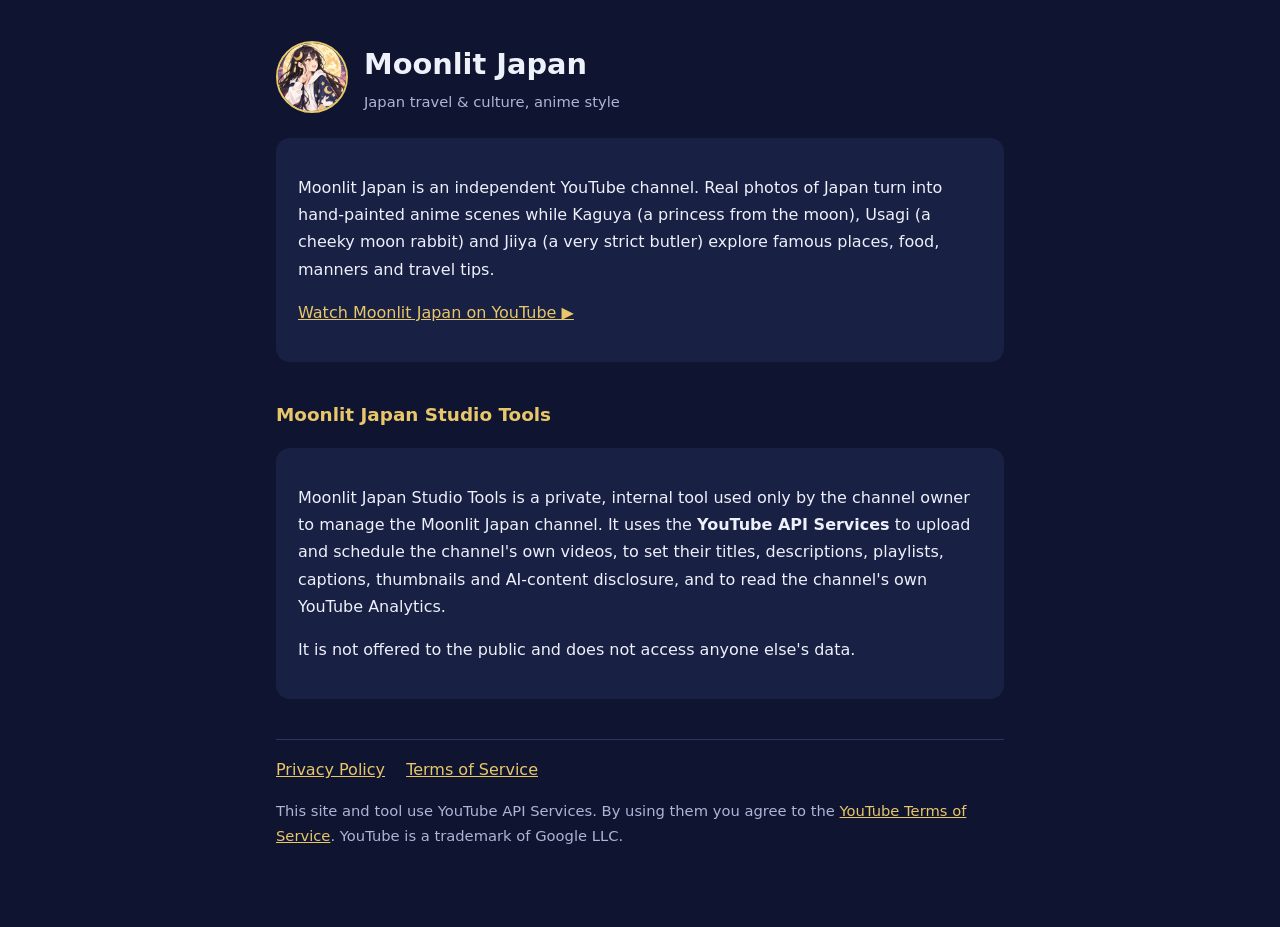
<file: index.html>
<!doctype html>
<html lang="en">
<head>
<meta charset="utf-8">
<meta name="viewport" content="width=device-width, initial-scale=1">
<title>Moonlit Japan</title>
<meta name="description" content="Moonlit Japan: anime-style travel and culture videos about Japan, hosted by Kaguya, Usagi and Jiiya.">
<link rel="stylesheet" href="style.css">
</head>
<body>
<main>
<header>
  <img src="icon.jpg" alt="Kaguya, the host of Moonlit Japan">
  <div>
    <h1>Moonlit Japan</h1>
    <div class="muted">Japan travel &amp; culture, anime style</div>
  </div>
</header>

<div class="card">
  <p>Moonlit Japan is an independent YouTube channel. Real photos of Japan turn into hand-painted anime scenes while Kaguya (a princess from the moon), Usagi (a cheeky moon rabbit) and Jiiya (a very strict butler) explore famous places, food, manners and travel tips.</p>
  <p><a href="https://www.youtube.com/channel/UCGdZVKjL4KX37ruftSRHZDw">Watch Moonlit Japan on YouTube ▶</a></p>
</div>

<h2>Moonlit Japan Studio Tools</h2>
<div class="card">
  <p>Moonlit Japan Studio Tools is a private, internal tool used only by the channel owner to manage the Moonlit Japan channel. It uses the <strong>YouTube API Services</strong> to upload and schedule the channel's own videos, to set their titles, descriptions, playlists, captions, thumbnails and AI-content disclosure, and to read the channel's own YouTube Analytics.</p>
  <p>It is not offered to the public and does not access anyone else's data.</p>
</div>

<footer>
  <nav>
    <a href="privacy.html">Privacy Policy</a>
    <a href="terms.html">Terms of Service</a>
  </nav>
  <p class="muted">This site and tool use YouTube API Services. By using them you agree to the <a href="https://www.youtube.com/t/terms">YouTube Terms of Service</a>. YouTube is a trademark of Google LLC.</p>
</footer>
</main>
</body>
</html>
</file>
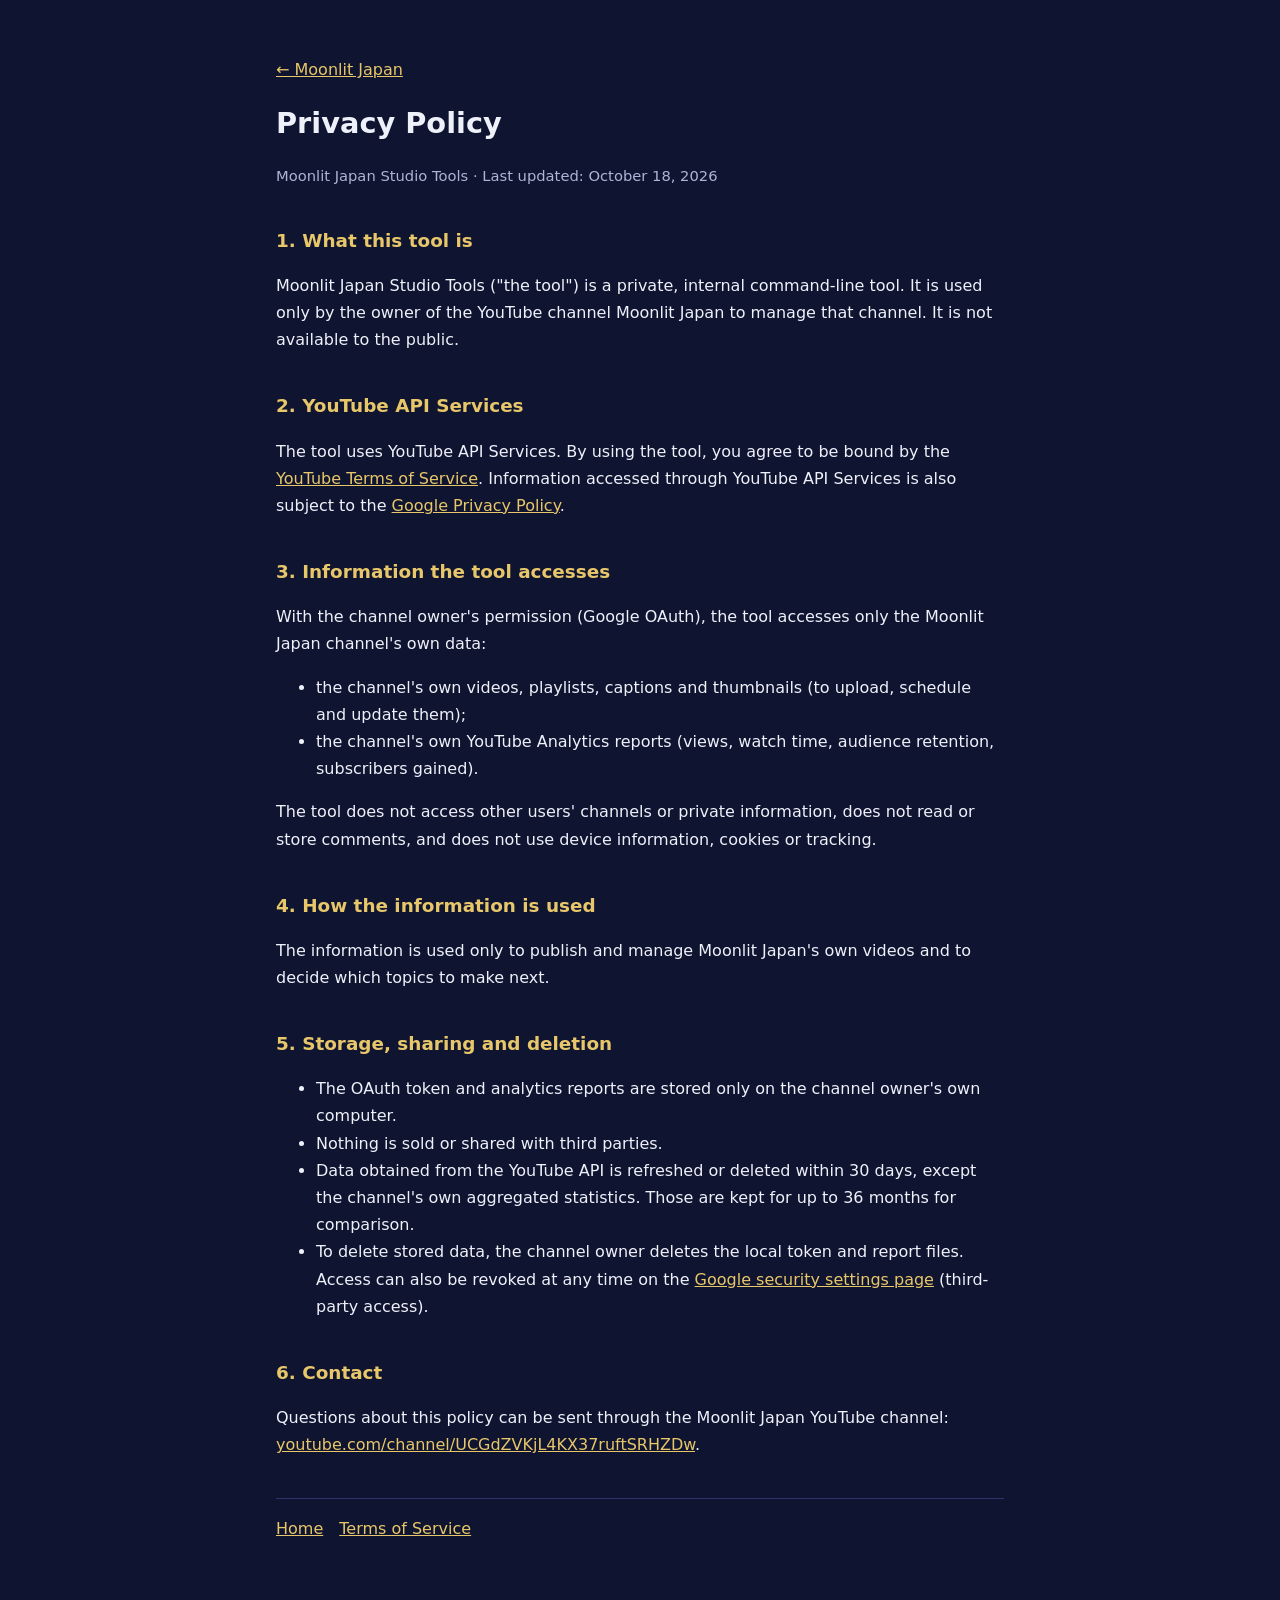
<file: privacy.html>
<!doctype html>
<html lang="en">
<head>
<meta charset="utf-8">
<meta name="viewport" content="width=device-width, initial-scale=1">
<title>Privacy Policy</title>
<link rel="stylesheet" href="style.css">
</head>
<body>
<main>
<p><a href="index.html">← Moonlit Japan</a></p>
<h1>Privacy Policy</h1>
<p class="muted">Moonlit Japan Studio Tools · Last updated: October 18, 2026</p>

<h2>1. What this tool is</h2>
<p>Moonlit Japan Studio Tools ("the tool") is a private, internal command-line tool. It is used only by the owner of the YouTube channel Moonlit Japan to manage that channel. It is not available to the public.</p>

<h2>2. YouTube API Services</h2>
<p>The tool uses YouTube API Services. By using the tool, you agree to be bound by the <a href="https://www.youtube.com/t/terms">YouTube Terms of Service</a>. Information accessed through YouTube API Services is also subject to the <a href="https://policies.google.com/privacy">Google Privacy Policy</a>.</p>

<h2>3. Information the tool accesses</h2>
<p>With the channel owner's permission (Google OAuth), the tool accesses only the Moonlit Japan channel's own data:</p>
<ul>
  <li>the channel's own videos, playlists, captions and thumbnails (to upload, schedule and update them);</li>
  <li>the channel's own YouTube Analytics reports (views, watch time, audience retention, subscribers gained).</li>
</ul>
<p>The tool does not access other users' channels or private information, does not read or store comments, and does not use device information, cookies or tracking.</p>

<h2>4. How the information is used</h2>
<p>The information is used only to publish and manage Moonlit Japan's own videos and to decide which topics to make next.</p>

<h2>5. Storage, sharing and deletion</h2>
<ul>
  <li>The OAuth token and analytics reports are stored only on the channel owner's own computer.</li>
  <li>Nothing is sold or shared with third parties.</li>
  <li>Data obtained from the YouTube API is refreshed or deleted within 30 days, except the channel's own aggregated statistics. Those are kept for up to 36 months for comparison.</li>
  <li>To delete stored data, the channel owner deletes the local token and report files. Access can also be revoked at any time on the <a href="https://myaccount.google.com/permissions">Google security settings page</a> (third-party access).</li>
</ul>

<h2>6. Contact</h2>
<p>Questions about this policy can be sent through the Moonlit Japan YouTube channel: <a href="https://www.youtube.com/channel/UCGdZVKjL4KX37ruftSRHZDw/about">youtube.com/channel/UCGdZVKjL4KX37ruftSRHZDw</a>.</p>

<footer><nav><a href="index.html">Home</a><a href="terms.html">Terms of Service</a></nav></footer>
</main>
</body>
</html>
</file>
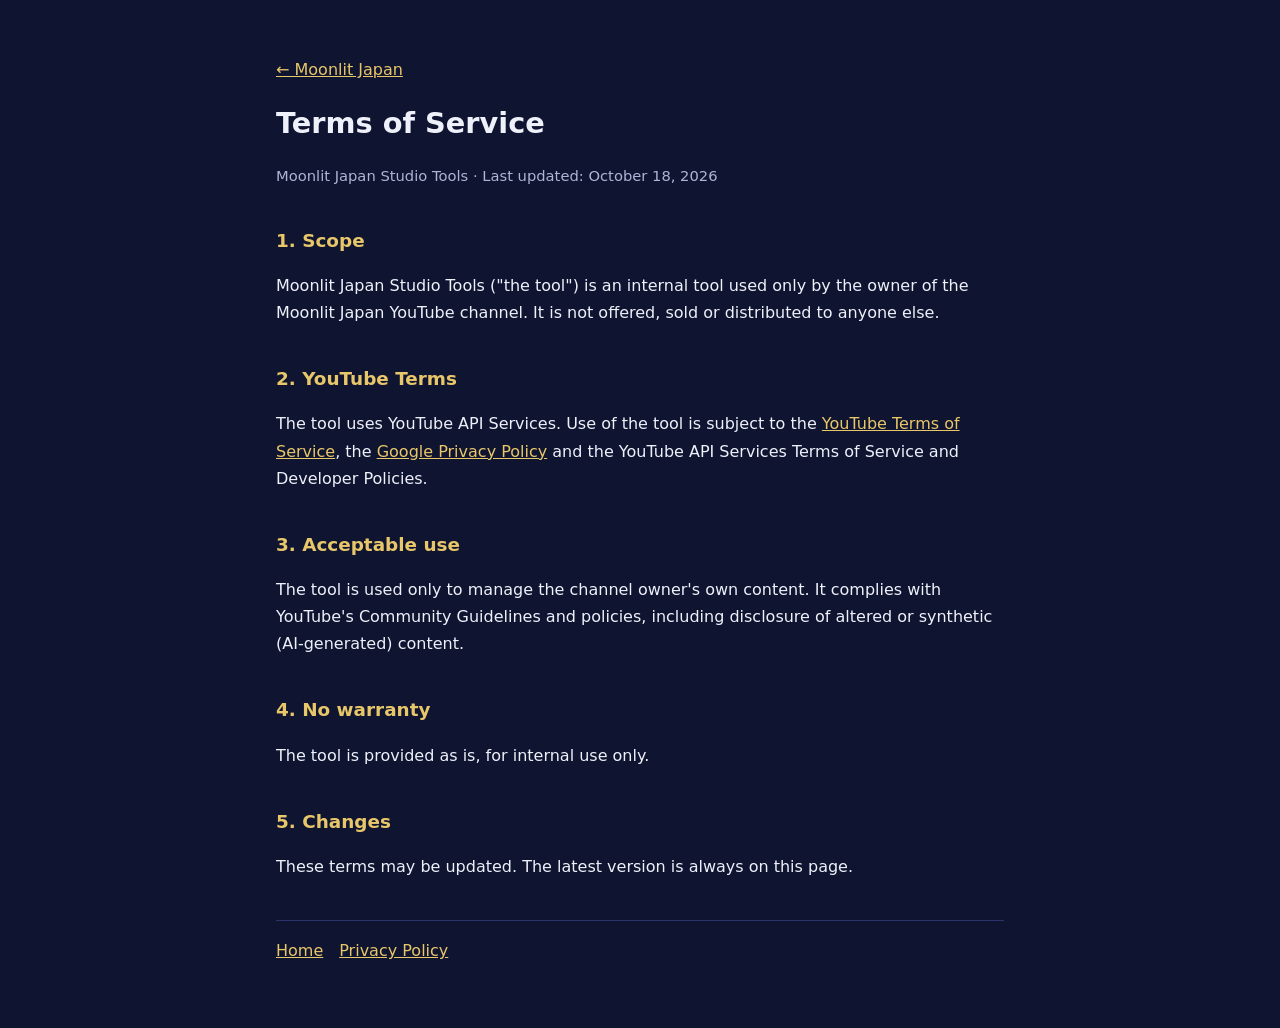
<file: terms.html>
<!doctype html>
<html lang="en">
<head>
<meta charset="utf-8">
<meta name="viewport" content="width=device-width, initial-scale=1">
<title>Terms of Service</title>
<link rel="stylesheet" href="style.css">
</head>
<body>
<main>
<p><a href="index.html">← Moonlit Japan</a></p>
<h1>Terms of Service</h1>
<p class="muted">Moonlit Japan Studio Tools · Last updated: October 18, 2026</p>

<h2>1. Scope</h2>
<p>Moonlit Japan Studio Tools ("the tool") is an internal tool used only by the owner of the Moonlit Japan YouTube channel. It is not offered, sold or distributed to anyone else.</p>

<h2>2. YouTube Terms</h2>
<p>The tool uses YouTube API Services. Use of the tool is subject to the <a href="https://www.youtube.com/t/terms">YouTube Terms of Service</a>, the <a href="https://policies.google.com/privacy">Google Privacy Policy</a> and the YouTube API Services Terms of Service and Developer Policies.</p>

<h2>3. Acceptable use</h2>
<p>The tool is used only to manage the channel owner's own content. It complies with YouTube's Community Guidelines and policies, including disclosure of altered or synthetic (AI-generated) content.</p>

<h2>4. No warranty</h2>
<p>The tool is provided as is, for internal use only.</p>

<h2>5. Changes</h2>
<p>These terms may be updated. The latest version is always on this page.</p>

<footer><nav><a href="index.html">Home</a><a href="privacy.html">Privacy Policy</a></nav></footer>
</main>
</body>
</html>
</file>
<file: style.css>
:root { --bg:#0f1530; --card:#182044; --ink:#eef0fa; --muted:#aeb4d6; --gold:#e8c66a; }
* { box-sizing:border-box; }
body { margin:0; background:var(--bg); color:var(--ink); font:16px/1.7 system-ui,-apple-system,"Segoe UI",sans-serif; }
main { max-width:760px; margin:0 auto; padding:40px 16px 64px; }
header { display:flex; align-items:center; gap:16px; margin-bottom:24px; }
header img { width:72px; height:72px; border-radius:50%; border:2px solid var(--gold); }
h1 { margin:0; font-size:1.8rem; }
h2 { color:var(--gold); font-size:1.15rem; margin-top:2em; }
a { color:var(--gold); }
.card { background:var(--card); border-radius:14px; padding:20px 22px; margin:18px 0; }
.muted { color:var(--muted); font-size:.92rem; }
nav a { margin-right:16px; }
footer { margin-top:40px; border-top:1px solid #2b356b; padding-top:16px; }
</file>
